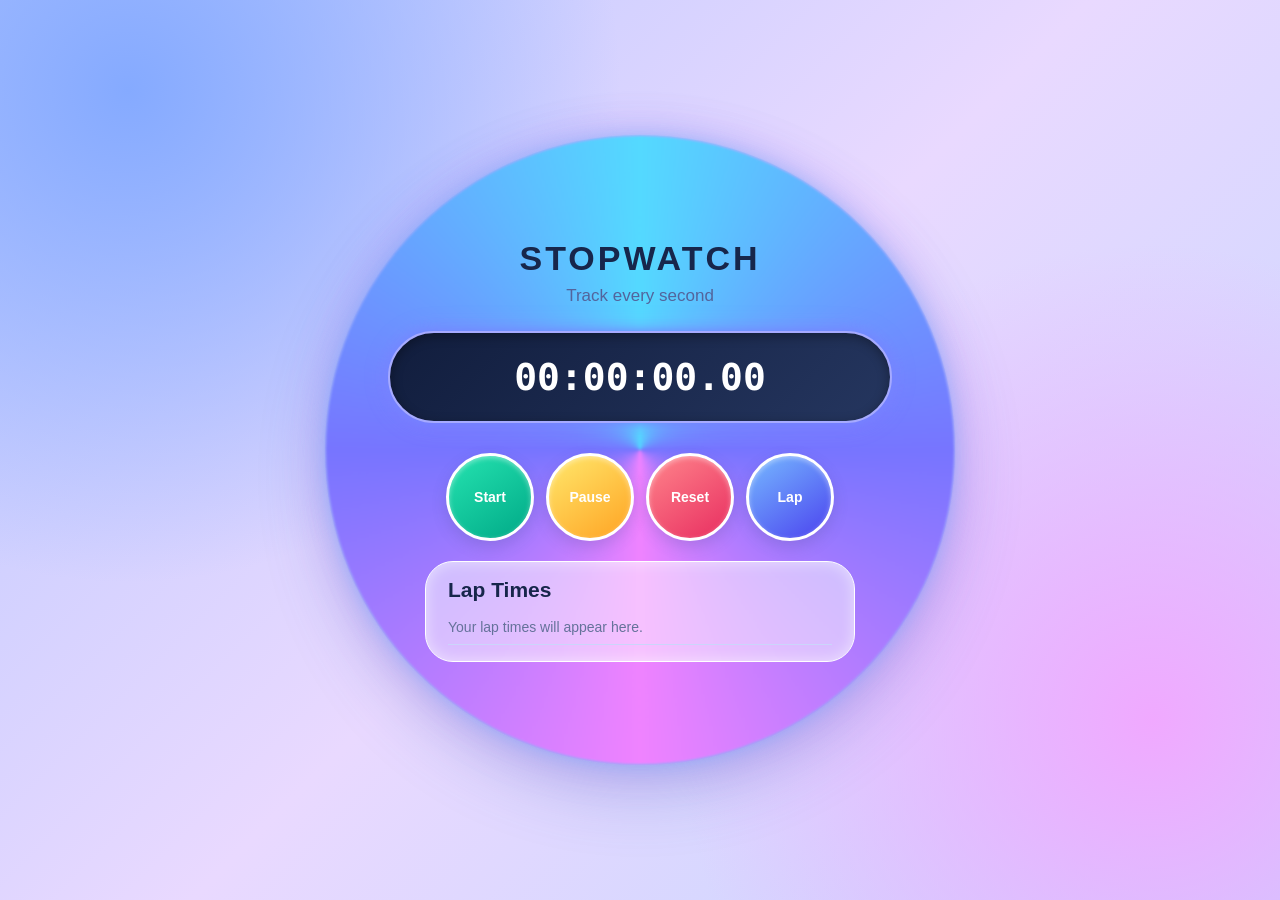
<file: index.html>
<!DOCTYPE html>
<html lang="en">
<head>
    <meta charset="UTF-8">
    <meta name="viewport" content="width=device-width, initial-scale=1.0">
    <title>Stopwatch App</title>

<style>
* {
    margin: 0;
    padding: 0;
    box-sizing: border-box;
}

body {
    min-height: 100vh;
    display: flex;
    justify-content: center;
    align-items: center;
    padding: 30px 15px;
    font-family: Arial, sans-serif;
    color: #18254c;
    background:
        radial-gradient(circle at 10% 10%, #85aaff, transparent 35%),
        radial-gradient(circle at 90% 80%, #f0a9ff, transparent 35%),
        linear-gradient(135deg, #b8c8ff, #e9d9ff, #c4d5ff);
}

/* Main circular stopwatch */
.stopwatch {
    width: min(92vw, 620px);
    aspect-ratio: 1 / 1;
    border-radius: 50%;
    padding: 65px 55px;
    display: flex;
    flex-direction: column;
    justify-content: center;
    align-items: center;
    text-align: center;
    position: relative;
    isolation: isolate;
    background: linear-gradient(145deg, #ffffffee, #eaf0ffed);
    border: 3px solid #ffffff;
    box-shadow:
        0 0 0 5px #8a9dff55,
        0 0 25px #65baffaa,
        0 0 45px #bd70ff66,
        0 25px 70px #4856b955,
        inset 0 0 35px #ffffff;
}

.stopwatch::before {
    content: "";
    position: absolute;
    inset: -7px;
    border-radius: 50%;
    background: conic-gradient(
        from 0deg,
        #54d9ff,
        #7775ff,
        #ef83ff,
        #7775ff,
        #54d9ff
    );
    z-index: -1;
    filter: blur(1px);
}

h1 {
    font-size: clamp(22px, 4vw, 34px);
    letter-spacing: 3px;
    font-weight: 800;
    color: #17264b;
}

.subtitle {
    margin-top: 8px;
    font-size: clamp(12px, 2vw, 17px);
    color: #53649c;
}

.display {
    width: 100%;
    margin: 25px 0;
    padding: 22px 5px;
    border-radius: 100px;
    background: linear-gradient(135deg, #111d3d, #25365f);
    color: #ffffff;
    font-family: monospace;
    font-size: clamp(22px, 4.5vw, 38px);
    font-weight: bold;
    letter-spacing: 0;
    white-space: nowrap;
    font-variant-numeric: tabular-nums;
    border: 2px solid #a6aaff;
    box-shadow:
        0 0 12px #7185ff,
        0 0 25px #a37aff55,
        inset 0 3px 12px #00000055;
}

.buttons {
    width: 100%;
    display: flex;
    justify-content: center;
    align-items: center;
    flex-wrap: wrap;
    gap: 12px;
    margin: 5px 0 20px;
}

button {
    width: clamp(53px, 11vw, 88px);
    height: clamp(53px, 11vw, 88px);
    flex-shrink: 0;
    display: inline-flex;
    justify-content: center;
    align-items: center;
    border: 3px solid #ffffff;
    border-radius: 50%;
    color: #ffffff;
    font-size: clamp(11px, 1.6vw, 14px);
    font-weight: bold;
    cursor: pointer;
    box-shadow:
        0 6px 15px #38477830,
        inset 0 2px 5px #ffffff66;
    transition: transform 0.25s ease, box-shadow 0.25s ease;
}

button:hover {
    transform: translateY(-5px) scale(1.06);
    box-shadow:
        0 10px 22px #38477845,
        inset 0 2px 5px #ffffff77;
}

button:active {
    transform: scale(0.94);
}

#startBtn {
    background: linear-gradient(145deg, #25e3b0, #00a987);
}

#pauseBtn {
    background: linear-gradient(145deg, #ffe86c, #ffa323);
}

#resetBtn {
    background: linear-gradient(145deg, #ff858b, #e82d60);
}

#lapBtn {
    background: linear-gradient(145deg, #76baff, #4b42ef);
}

.laps-section {
    width: 100%;
    max-width: 430px;
    padding: 16px 22px;
    border-radius: 28px;
    background: #ffffff80;
    border: 1px solid #ffffff;
    box-shadow: inset 0 0 15px #ffffff88;
    text-align: left;
}

.laps-section h2 {
    font-size: clamp(15px, 2.5vw, 21px);
    margin-bottom: 8px;
    color: #17264b;
}

#lapList {
    list-style: none;
    max-height: 100px;
    overflow-y: auto;
}

#lapList li {
    display: flex;
    justify-content: space-between;
    gap: 8px;
    padding: 9px 0;
    border-bottom: 1px solid #cbd5fa;
    font-family: monospace;
    font-size: clamp(11px, 1.8vw, 14px);
    color: #354a86;
}

#lapList .empty {
    display: block;
    font-family: Arial, sans-serif;
    color: #65729a;
}

@media (max-width: 520px) {
    body {
        padding: 20px 10px;
    }

    .stopwatch {
        width: min(96vw, 430px);
        padding: 45px 28px;
    }

    h1 {
        letter-spacing: 2px;
    }

    .display {
        margin: 20px 0;
        padding: 17px 3px;
    }

    .buttons {
        gap: 8px;
        margin-bottom: 15px;
    }

    button {
        width: 53px;
        height: 53px;
        border-width: 2px;
        font-size: 10px;
    }

    .laps-section {
        padding: 12px 15px;
        border-radius: 20px;
    }

    #lapList {
        max-height: 75px;
    }
}

@media (max-width: 360px) {
    .stopwatch {
        padding: 38px 22px;
    }

    .display {
        font-size: 20px;
    }

    button {
        width: 47px;
        height: 47px;
        font-size: 9px;
    }
}
</style>
</head>

<body>

<div class="stopwatch">

    <h1>STOPWATCH</h1>
    <p class="subtitle">Track every second</p>

    <div class="display" id="display">00:00:00.00</div>

    <div class="buttons">
        <button id="startBtn">Start</button>
        <button id="pauseBtn">Pause</button>
        <button id="resetBtn">Reset</button>
        <button id="lapBtn">Lap</button>
    </div>

    <div class="laps-section">
        <h2>Lap Times</h2>
        <ul id="lapList">
            <li class="empty">Your lap times will appear here.</li>
        </ul>
    </div>

</div>

<script>
const display = document.getElementById("display");
const startBtn = document.getElementById("startBtn");
const pauseBtn = document.getElementById("pauseBtn");
const resetBtn = document.getElementById("resetBtn");
const lapBtn = document.getElementById("lapBtn");
const lapList = document.getElementById("lapList");

let startTime = 0;
let elapsedTime = 0;
let timerId = null;
let lapCount = 0;

function formatTime(time) {
    const centiseconds = Math.floor(time / 10) % 100;
    const totalSeconds = Math.floor(time / 1000);
    const hours = Math.floor(totalSeconds / 3600);
    const minutes = Math.floor((totalSeconds % 3600) / 60);
    const seconds = totalSeconds % 60;

    return (
        String(hours).padStart(2, "0") + ":" +
        String(minutes).padStart(2, "0") + ":" +
        String(seconds).padStart(2, "0") + "." +
        String(centiseconds).padStart(2, "0")
    );
}

function updateDisplay() {
    elapsedTime = Date.now() - startTime;
    display.textContent = formatTime(elapsedTime);
}

startBtn.addEventListener("click", function () {
    if (timerId !== null) return;

    startTime = Date.now() - elapsedTime;
    timerId = setInterval(updateDisplay, 10);
});

pauseBtn.addEventListener("click", function () {
    if (timerId !== null) {
        clearInterval(timerId);
        timerId = null;
        updateDisplay();
    }
});

resetBtn.addEventListener("click", function () {
    clearInterval(timerId);
    timerId = null;

    elapsedTime = 0;
    startTime = 0;
    lapCount = 0;

    display.textContent = "00:00:00.00";

    lapList.innerHTML =
        '<li class="empty">Your lap times will appear here.</li>';
});

lapBtn.addEventListener("click", function () {
    if (timerId === null) return;

    if (lapCount === 0) {
        lapList.innerHTML = "";
    }

    lapCount++;

    const lapItem = document.createElement("li");
    const lapLabel = document.createElement("span");
    const lapTime = document.createElement("span");

    lapLabel.textContent = "Lap " + lapCount;
    lapTime.textContent = formatTime(elapsedTime);

    lapItem.append(lapLabel, lapTime);
    lapList.prepend(lapItem);
});
</script>

</body>
</html>
</file>
